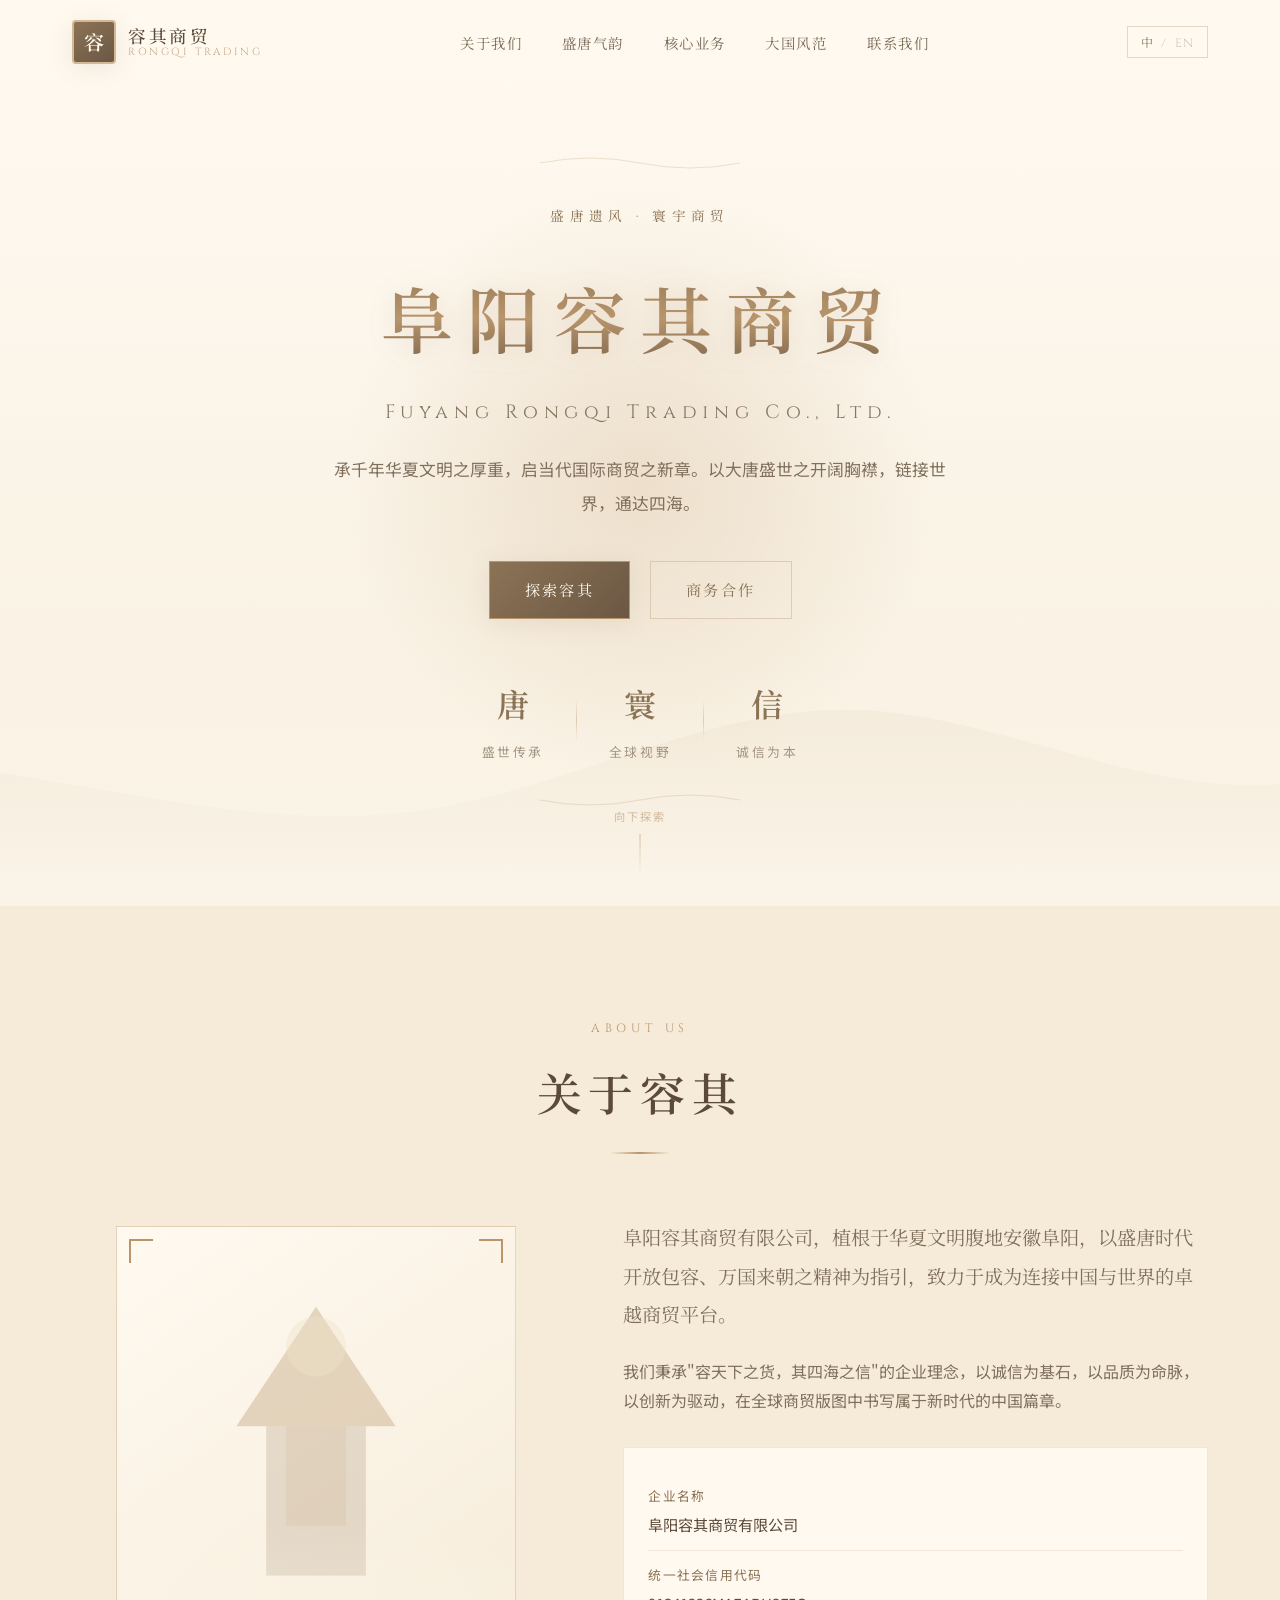
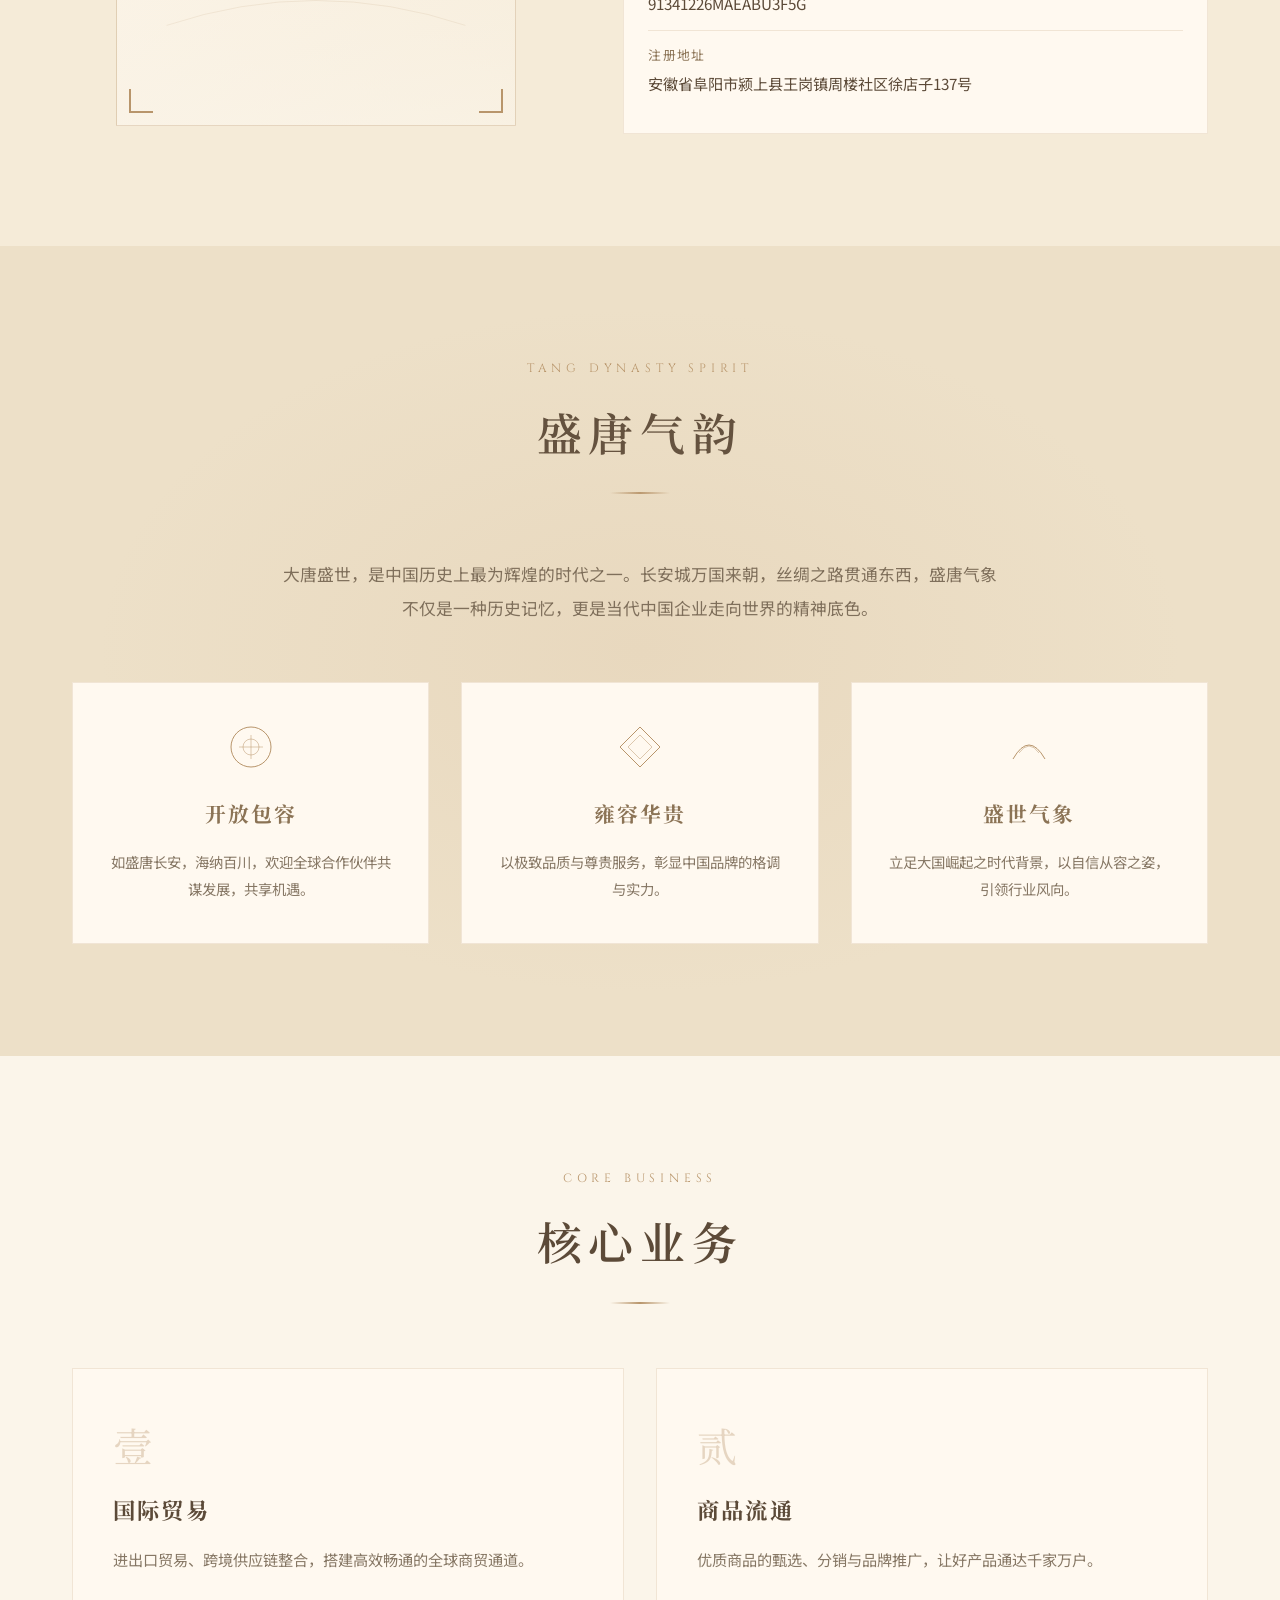
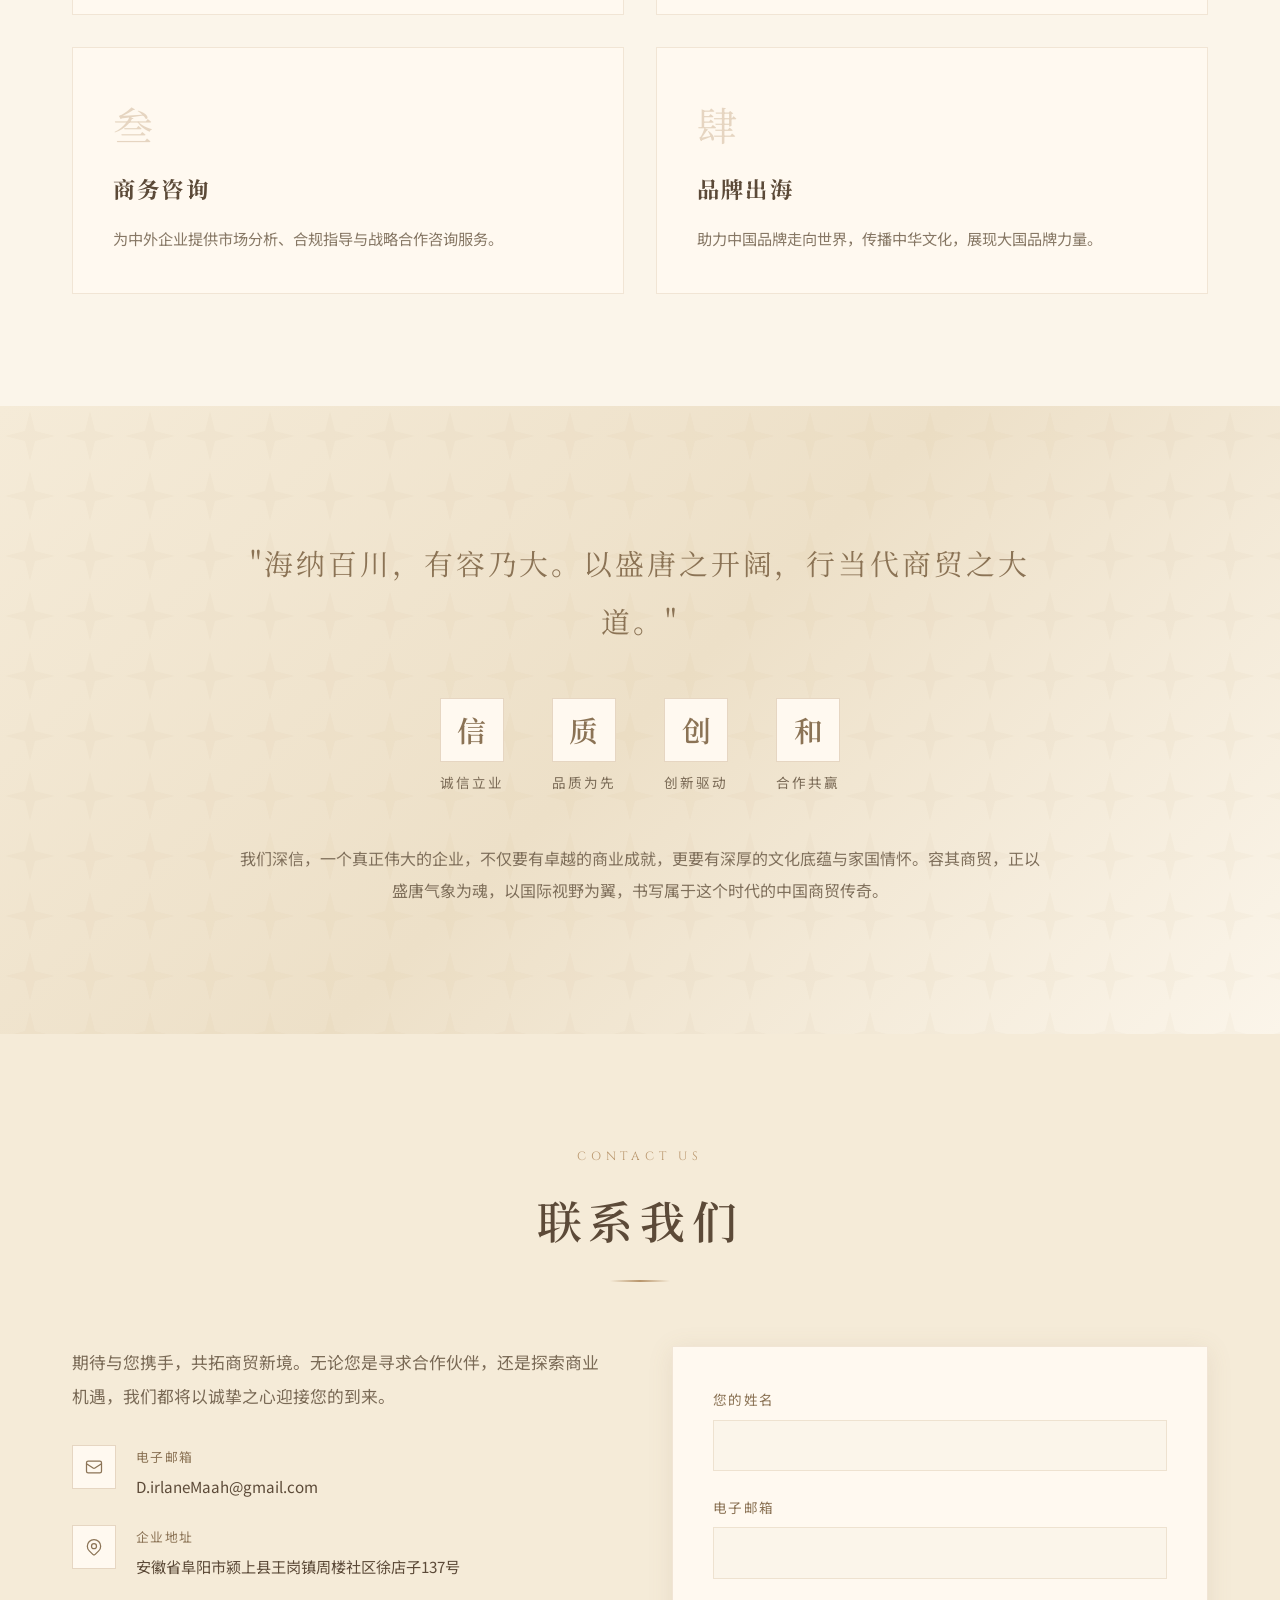
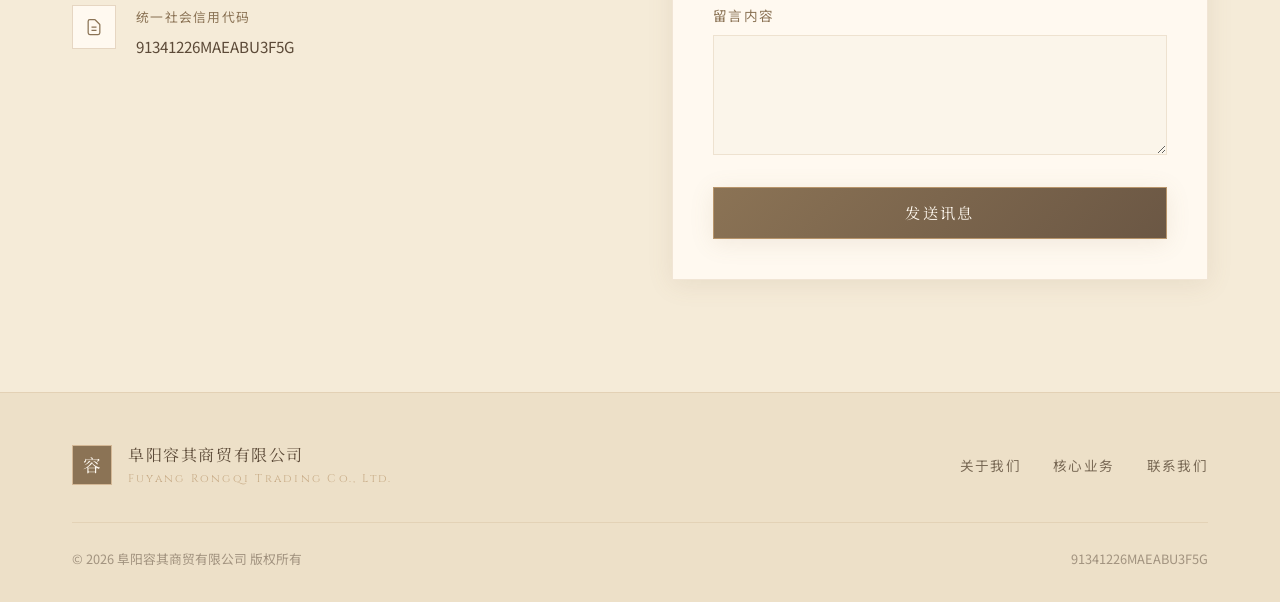
<file: index.html>
<!DOCTYPE html>
<html lang="zh-CN">
<head>
  <meta charset="UTF-8">
  <meta name="viewport" content="width=device-width, initial-scale=1.0">
  <meta name="description" content="阜阳容其商贸有限公司 — 传承盛唐气象，融通全球商贸。Fuyang Rongqi Trading Co., Ltd.">
  <title>阜阳容其商贸有限公司 | Fuyang Rongqi Trading</title>
  <link rel="preconnect" href="https://fonts.googleapis.com">
  <link rel="preconnect" href="https://fonts.gstatic.com" crossorigin>
  <link href="https://fonts.googleapis.com/css2?family=Cinzel:wght@400;500;600;700&family=Noto+Serif+SC:wght@300;400;500;600;700&family=Noto+Sans+SC:wght@300;400;500&display=swap" rel="stylesheet">
  <link rel="stylesheet" href="styles.css">
</head>
<body>
  <div class="cloud-pattern" aria-hidden="true"></div>
  <div class="gold-dust" aria-hidden="true"></div>

  <header class="header" id="header">
    <nav class="nav container">
      <a href="#hero" class="logo">
        <span class="logo-seal">容</span>
        <span class="logo-text">
          <span data-i18n="logo.name">容其商贸</span>
          <span class="logo-sub" data-i18n="logo.sub">RONGQI TRADING</span>
        </span>
      </a>
      <ul class="nav-links">
        <li><a href="#about" data-i18n="nav.about">关于我们</a></li>
        <li><a href="#heritage" data-i18n="nav.heritage">盛唐气韵</a></li>
        <li><a href="#services" data-i18n="nav.services">核心业务</a></li>
        <li><a href="#vision" data-i18n="nav.vision">大国风范</a></li>
        <li><a href="#contact" data-i18n="nav.contact">联系我们</a></li>
      </ul>
      <div class="nav-actions">
        <button class="lang-toggle" id="langToggle" aria-label="Switch language">
          <span class="lang-zh">中</span>
          <span class="lang-divider">/</span>
          <span class="lang-en">EN</span>
        </button>
        <button class="menu-toggle" id="menuToggle" aria-label="Menu">
          <span></span><span></span><span></span>
        </button>
      </div>
    </nav>
  </header>

  <main>
    <!-- Hero -->
    <section class="hero" id="hero">
      <div class="hero-bg">
        <div class="hero-mountain"></div>
        <div class="hero-glow"></div>
      </div>
      <div class="hero-content container">
        <div class="hero-ornament top" aria-hidden="true">
          <svg viewBox="0 0 200 20" fill="none"><path d="M0 10 Q50 0 100 10 T200 10" stroke="currentColor" stroke-width="0.5"/></svg>
        </div>
        <p class="hero-tag" data-i18n="hero.tag">盛唐遗风 · 寰宇商贸</p>
        <h1 class="hero-title">
          <span data-i18n="hero.title1">阜阳容其商贸</span>
          <span class="hero-title-en" data-i18n="hero.title2">Fuyang Rongqi Trading Co., Ltd.</span>
        </h1>
        <p class="hero-desc" data-i18n="hero.desc">
          承千年华夏文明之厚重，启当代国际商贸之新章。以大唐盛世之开阔胸襟，链接世界，通达四海。
        </p>
        <div class="hero-cta">
          <a href="#about" class="btn btn-primary" data-i18n="hero.cta1">探索容其</a>
          <a href="#contact" class="btn btn-outline" data-i18n="hero.cta2">商务合作</a>
        </div>
        <div class="hero-stats">
          <div class="stat">
            <span class="stat-num">唐</span>
            <span class="stat-label" data-i18n="hero.stat1">盛世传承</span>
          </div>
          <div class="stat-divider"></div>
          <div class="stat">
            <span class="stat-num">寰</span>
            <span class="stat-label" data-i18n="hero.stat2">全球视野</span>
          </div>
          <div class="stat-divider"></div>
          <div class="stat">
            <span class="stat-num">信</span>
            <span class="stat-label" data-i18n="hero.stat3">诚信为本</span>
          </div>
        </div>
        <div class="hero-ornament bottom" aria-hidden="true">
          <svg viewBox="0 0 200 20" fill="none"><path d="M0 10 Q50 20 100 10 T200 10" stroke="currentColor" stroke-width="0.5"/></svg>
        </div>
      </div>
      <div class="scroll-indicator" aria-hidden="true">
        <span data-i18n="hero.scroll">向下探索</span>
        <div class="scroll-line"></div>
      </div>
    </section>

    <!-- About -->
    <section class="section about" id="about">
      <div class="container">
        <div class="section-header">
          <span class="section-tag" data-i18n="about.tag">ABOUT US</span>
          <h2 class="section-title" data-i18n="about.title">关于容其</h2>
          <div class="title-ornament" aria-hidden="true"></div>
        </div>
        <div class="about-grid">
          <div class="about-visual">
            <div class="about-frame">
              <div class="frame-inner">
                <div class="tang-palace" aria-hidden="true"></div>
                <div class="frame-corner tl"></div>
                <div class="frame-corner tr"></div>
                <div class="frame-corner bl"></div>
                <div class="frame-corner br"></div>
              </div>
            </div>
          </div>
          <div class="about-content">
            <p class="about-lead" data-i18n="about.lead">
              阜阳容其商贸有限公司，植根于华夏文明腹地安徽阜阳，以盛唐时代开放包容、万国来朝之精神为指引，致力于成为连接中国与世界的卓越商贸平台。
            </p>
            <p data-i18n="about.p1">
              我们秉承"容天下之货，其四海之信"的企业理念，以诚信为基石，以品质为命脉，以创新为驱动，在全球商贸版图中书写属于新时代的中国篇章。
            </p>
            <div class="company-info">
              <div class="info-item">
                <span class="info-label" data-i18n="about.info1.label">企业名称</span>
                <span class="info-value" data-i18n="about.info1.value">阜阳容其商贸有限公司</span>
              </div>
              <div class="info-item">
                <span class="info-label" data-i18n="about.info2.label">统一社会信用代码</span>
                <span class="info-value">91341226MAEABU3F5G</span>
              </div>
              <div class="info-item">
                <span class="info-label" data-i18n="about.info3.label">注册地址</span>
                <span class="info-value" data-i18n="about.info3.value">安徽省阜阳市颍上县王岗镇周楼社区徐店子137号</span>
              </div>
            </div>
          </div>
        </div>
      </div>
    </section>

    <!-- Heritage -->
    <section class="section heritage" id="heritage">
      <div class="heritage-bg" aria-hidden="true"></div>
      <div class="container">
        <div class="section-header light">
          <span class="section-tag" data-i18n="heritage.tag">TANG DYNASTY SPIRIT</span>
          <h2 class="section-title" data-i18n="heritage.title">盛唐气韵</h2>
          <div class="title-ornament light" aria-hidden="true"></div>
        </div>
        <p class="heritage-intro" data-i18n="heritage.intro">
          大唐盛世，是中国历史上最为辉煌的时代之一。长安城万国来朝，丝绸之路贯通东西，盛唐气象不仅是一种历史记忆，更是当代中国企业走向世界的精神底色。
        </p>
        <div class="heritage-cards">
          <article class="heritage-card reveal">
            <div class="card-icon">
              <svg viewBox="0 0 48 48" fill="none"><circle cx="24" cy="24" r="20" stroke="currentColor" stroke-width="1"/><path d="M12 24h24M24 12v24" stroke="currentColor" stroke-width="0.5"/><circle cx="24" cy="24" r="8" stroke="currentColor" stroke-width="0.5"/></svg>
            </div>
            <h3 data-i18n="heritage.card1.title">开放包容</h3>
            <p data-i18n="heritage.card1.desc">如盛唐长安，海纳百川，欢迎全球合作伙伴共谋发展，共享机遇。</p>
          </article>
          <article class="heritage-card reveal">
            <div class="card-icon">
              <svg viewBox="0 0 48 48" fill="none"><path d="M24 4 L44 24 L24 44 L4 24 Z" stroke="currentColor" stroke-width="1"/><path d="M24 12 L36 24 L24 36 L12 24 Z" stroke="currentColor" stroke-width="0.5"/></svg>
            </div>
            <h3 data-i18n="heritage.card2.title">雍容华贵</h3>
            <p data-i18n="heritage.card2.desc">以极致品质与尊贵服务，彰显中国品牌的格调与实力。</p>
          </article>
          <article class="heritage-card reveal">
            <div class="card-icon">
              <svg viewBox="0 0 48 48" fill="none"><path d="M8 36 Q24 8 40 36" stroke="currentColor" stroke-width="1" fill="none"/><path d="M14 30 Q24 16 34 30" stroke="currentColor" stroke-width="0.5" fill="none"/></svg>
            </div>
            <h3 data-i18n="heritage.card3.title">盛世气象</h3>
            <p data-i18n="heritage.card3.desc">立足大国崛起之时代背景，以自信从容之姿，引领行业风向。</p>
          </article>
        </div>
      </div>
    </section>

    <!-- Services -->
    <section class="section services" id="services">
      <div class="container">
        <div class="section-header">
          <span class="section-tag" data-i18n="services.tag">CORE BUSINESS</span>
          <h2 class="section-title" data-i18n="services.title">核心业务</h2>
          <div class="title-ornament" aria-hidden="true"></div>
        </div>
        <div class="services-grid">
          <article class="service-card reveal">
            <span class="service-num">壹</span>
            <h3 data-i18n="services.s1.title">国际贸易</h3>
            <p data-i18n="services.s1.desc">进出口贸易、跨境供应链整合，搭建高效畅通的全球商贸通道。</p>
          </article>
          <article class="service-card reveal">
            <span class="service-num">贰</span>
            <h3 data-i18n="services.s2.title">商品流通</h3>
            <p data-i18n="services.s2.desc">优质商品的甄选、分销与品牌推广，让好产品通达千家万户。</p>
          </article>
          <article class="service-card reveal">
            <span class="service-num">叁</span>
            <h3 data-i18n="services.s3.title">商务咨询</h3>
            <p data-i18n="services.s3.desc">为中外企业提供市场分析、合规指导与战略合作咨询服务。</p>
          </article>
          <article class="service-card reveal">
            <span class="service-num">肆</span>
            <h3 data-i18n="services.s4.title">品牌出海</h3>
            <p data-i18n="services.s4.desc">助力中国品牌走向世界，传播中华文化，展现大国品牌力量。</p>
          </article>
        </div>
      </div>
    </section>

    <!-- Vision -->
    <section class="section vision" id="vision">
      <div class="vision-bg" aria-hidden="true"></div>
      <div class="container">
        <div class="vision-content reveal">
          <blockquote class="vision-quote">
            <p data-i18n="vision.quote">"海纳百川，有容乃大。以盛唐之开阔，行当代商贸之大道。"</p>
          </blockquote>
          <div class="vision-pillars">
            <div class="pillar">
              <span class="pillar-char">信</span>
              <span class="pillar-text" data-i18n="vision.p1">诚信立业</span>
            </div>
            <div class="pillar">
              <span class="pillar-char">质</span>
              <span class="pillar-text" data-i18n="vision.p2">品质为先</span>
            </div>
            <div class="pillar">
              <span class="pillar-char">创</span>
              <span class="pillar-text" data-i18n="vision.p3">创新驱动</span>
            </div>
            <div class="pillar">
              <span class="pillar-char">和</span>
              <span class="pillar-text" data-i18n="vision.p4">合作共赢</span>
            </div>
          </div>
          <p class="vision-desc" data-i18n="vision.desc">
            我们深信，一个真正伟大的企业，不仅要有卓越的商业成就，更要有深厚的文化底蕴与家国情怀。容其商贸，正以盛唐气象为魂，以国际视野为翼，书写属于这个时代的中国商贸传奇。
          </p>
        </div>
      </div>
    </section>

    <!-- Contact -->
    <section class="section contact" id="contact">
      <div class="container">
        <div class="section-header">
          <span class="section-tag" data-i18n="contact.tag">CONTACT US</span>
          <h2 class="section-title" data-i18n="contact.title">联系我们</h2>
          <div class="title-ornament" aria-hidden="true"></div>
        </div>
        <div class="contact-grid">
          <div class="contact-info reveal">
            <p class="contact-intro" data-i18n="contact.intro">
              期待与您携手，共拓商贸新境。无论您是寻求合作伙伴，还是探索商业机遇，我们都将以诚挚之心迎接您的到来。
            </p>
            <div class="contact-items">
              <div class="contact-item">
                <div class="contact-icon">
                  <svg viewBox="0 0 24 24" fill="none" stroke="currentColor" stroke-width="1.5"><path d="M3 8l7.89 5.26a2 2 0 002.22 0L21 8M5 19h14a2 2 0 002-2V7a2 2 0 00-2-2H5a2 2 0 00-2 2v10a2 2 0 002 2z"/></svg>
                </div>
                <div>
                  <span class="contact-label" data-i18n="contact.email.label">电子邮箱</span>
                  <a href="mailto:D.irlaneMaah@gmail.com" class="contact-value">D.irlaneMaah@gmail.com</a>
                </div>
              </div>
              <div class="contact-item">
                <div class="contact-icon">
                  <svg viewBox="0 0 24 24" fill="none" stroke="currentColor" stroke-width="1.5"><path d="M17.657 16.657L13.414 20.9a2 2 0 01-2.828 0l-4.243-4.243a8 8 0 1111.314 0z"/><path d="M15 11a3 3 0 11-6 0 3 3 0 016 0z"/></svg>
                </div>
                <div>
                  <span class="contact-label" data-i18n="contact.address.label">企业地址</span>
                  <span class="contact-value" data-i18n="contact.address.value">安徽省阜阳市颍上县王岗镇周楼社区徐店子137号</span>
                </div>
              </div>
              <div class="contact-item">
                <div class="contact-icon">
                  <svg viewBox="0 0 24 24" fill="none" stroke="currentColor" stroke-width="1.5"><path d="M9 12h6m-6 4h6m2 5H7a2 2 0 01-2-2V5a2 2 0 012-2h5.586a1 1 0 01.707.293l5.414 5.414a1 1 0 01.293.707V19a2 2 0 01-2 2z"/></svg>
                </div>
                <div>
                  <span class="contact-label" data-i18n="contact.credit.label">统一社会信用代码</span>
                  <span class="contact-value">91341226MAEABU3F5G</span>
                </div>
              </div>
            </div>
          </div>
          <form class="contact-form reveal" id="contactForm">
            <div class="form-group">
              <label for="name" data-i18n="contact.form.name">您的姓名</label>
              <input type="text" id="name" name="name" required>
            </div>
            <div class="form-group">
              <label for="email" data-i18n="contact.form.email">电子邮箱</label>
              <input type="email" id="email" name="email" required>
            </div>
            <div class="form-group">
              <label for="message" data-i18n="contact.form.message">留言内容</label>
              <textarea id="message" name="message" rows="4" required></textarea>
            </div>
            <button type="submit" class="btn btn-primary btn-full" data-i18n="contact.form.submit">发送讯息</button>
          </form>
        </div>
      </div>
    </section>
  </main>

  <footer class="footer">
    <div class="container">
      <div class="footer-top">
        <div class="footer-brand">
          <span class="footer-seal">容</span>
          <div>
            <p class="footer-name" data-i18n="footer.name">阜阳容其商贸有限公司</p>
            <p class="footer-en">Fuyang Rongqi Trading Co., Ltd.</p>
          </div>
        </div>
        <div class="footer-links">
          <a href="#about" data-i18n="nav.about">关于我们</a>
          <a href="#services" data-i18n="nav.services">核心业务</a>
          <a href="#contact" data-i18n="nav.contact">联系我们</a>
        </div>
      </div>
      <div class="footer-bottom">
        <p data-i18n="footer.copyright">© 2026 阜阳容其商贸有限公司 版权所有</p>
        <p class="footer-credit">91341226MAEABU3F5G</p>
      </div>
    </div>
  </footer>

  <script src="script.js"></script>
</body>
</html>
</file>
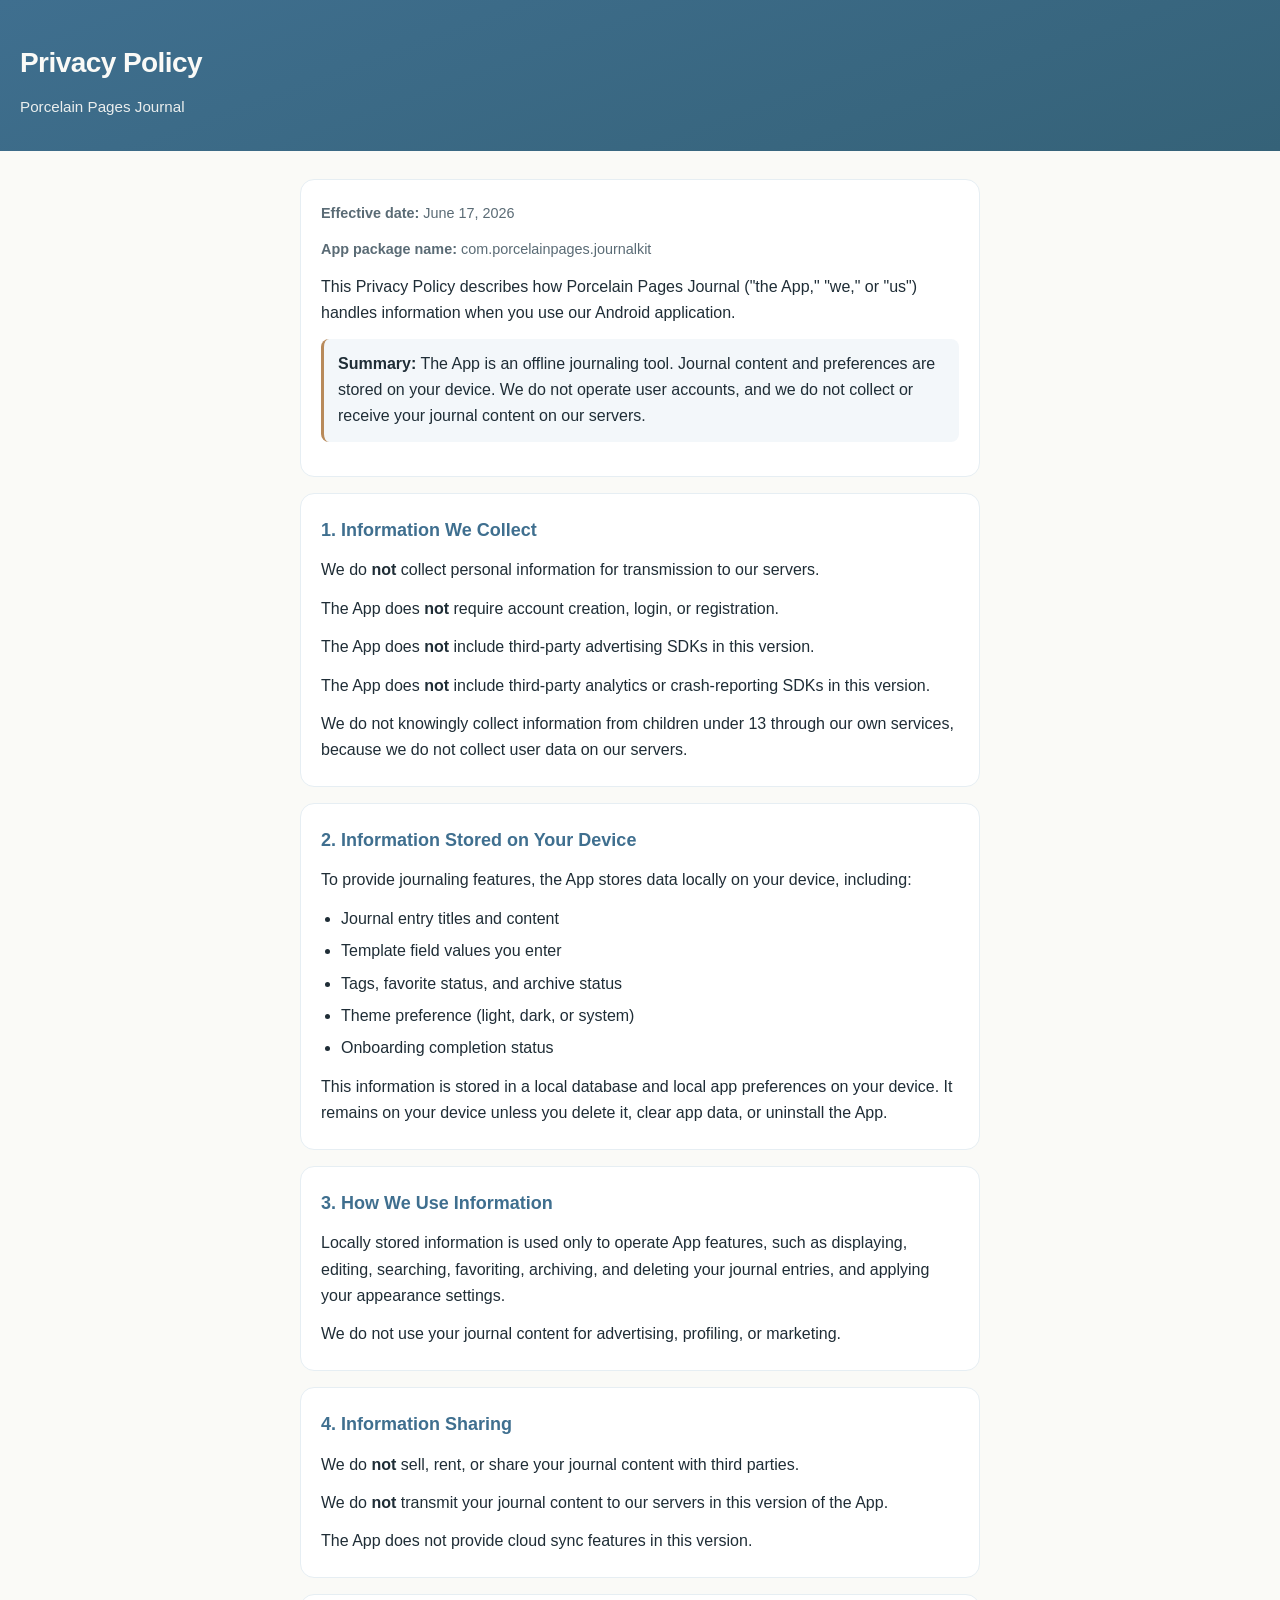
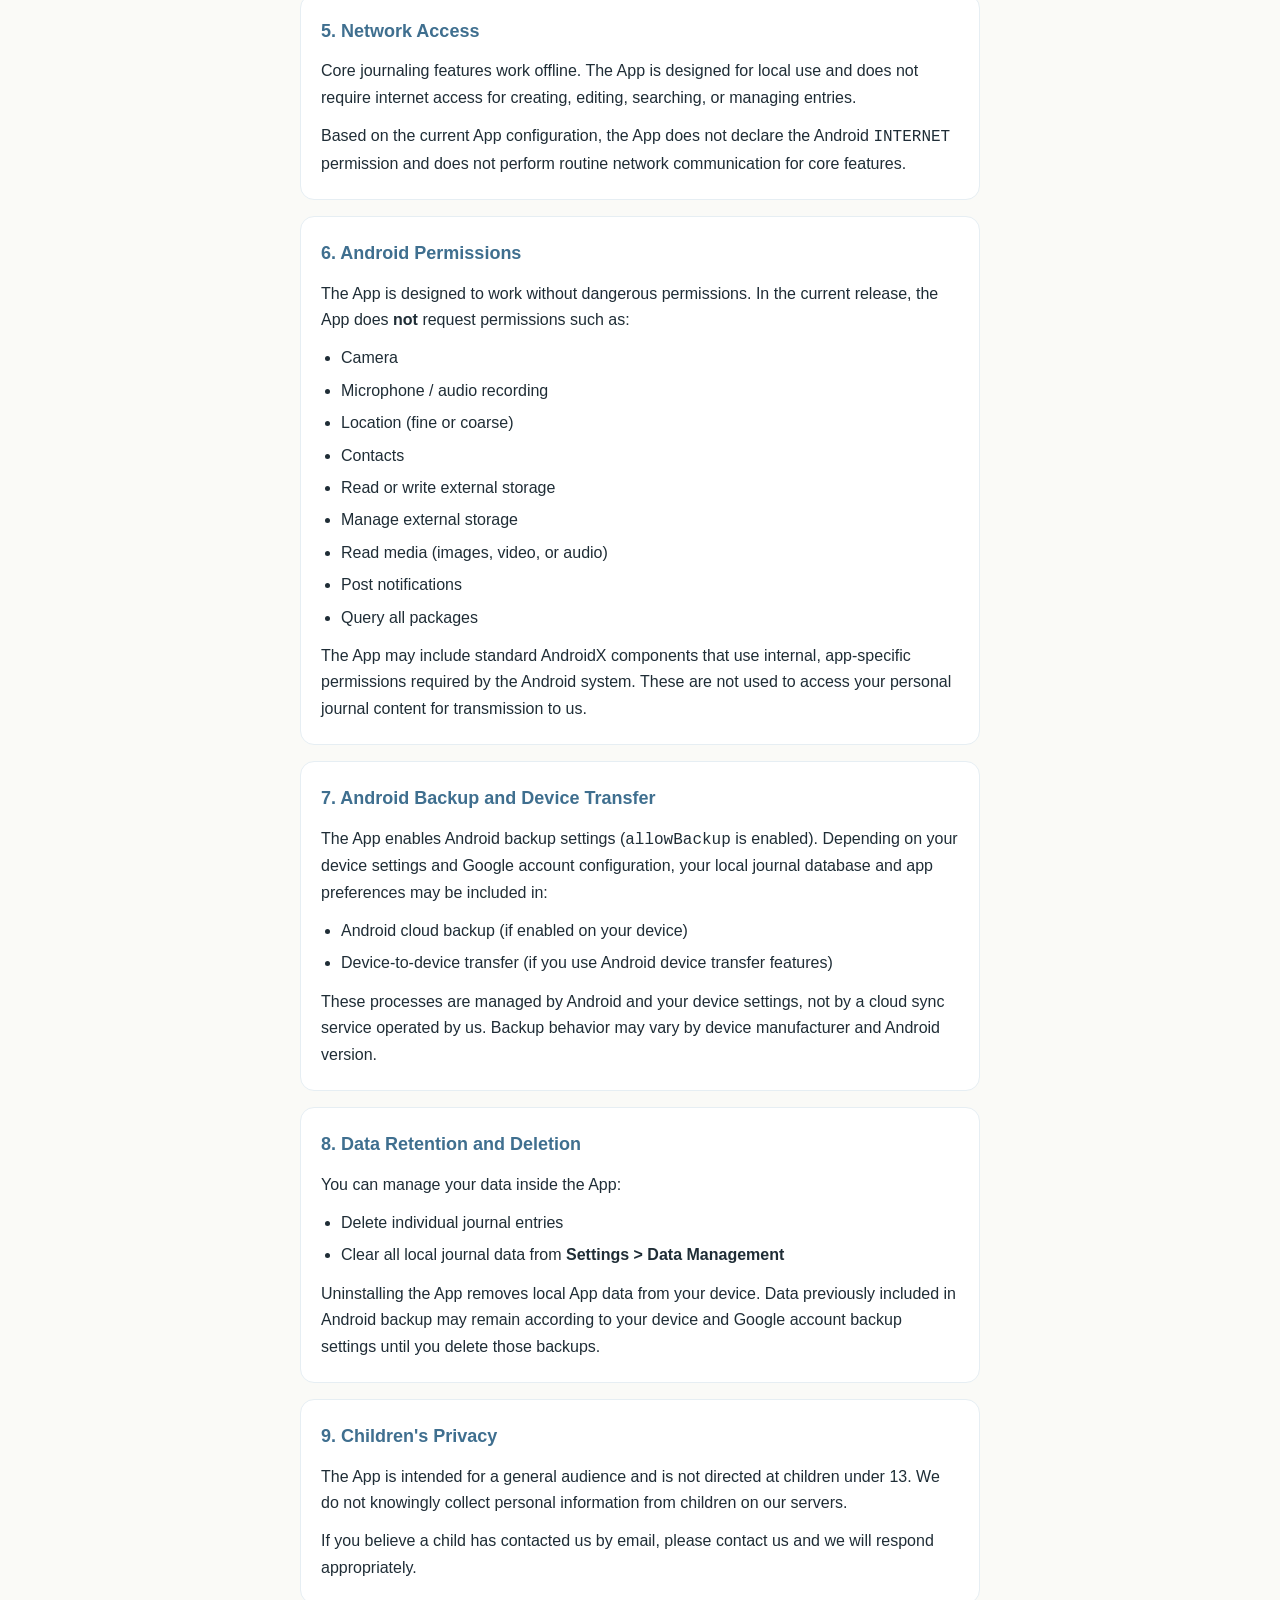
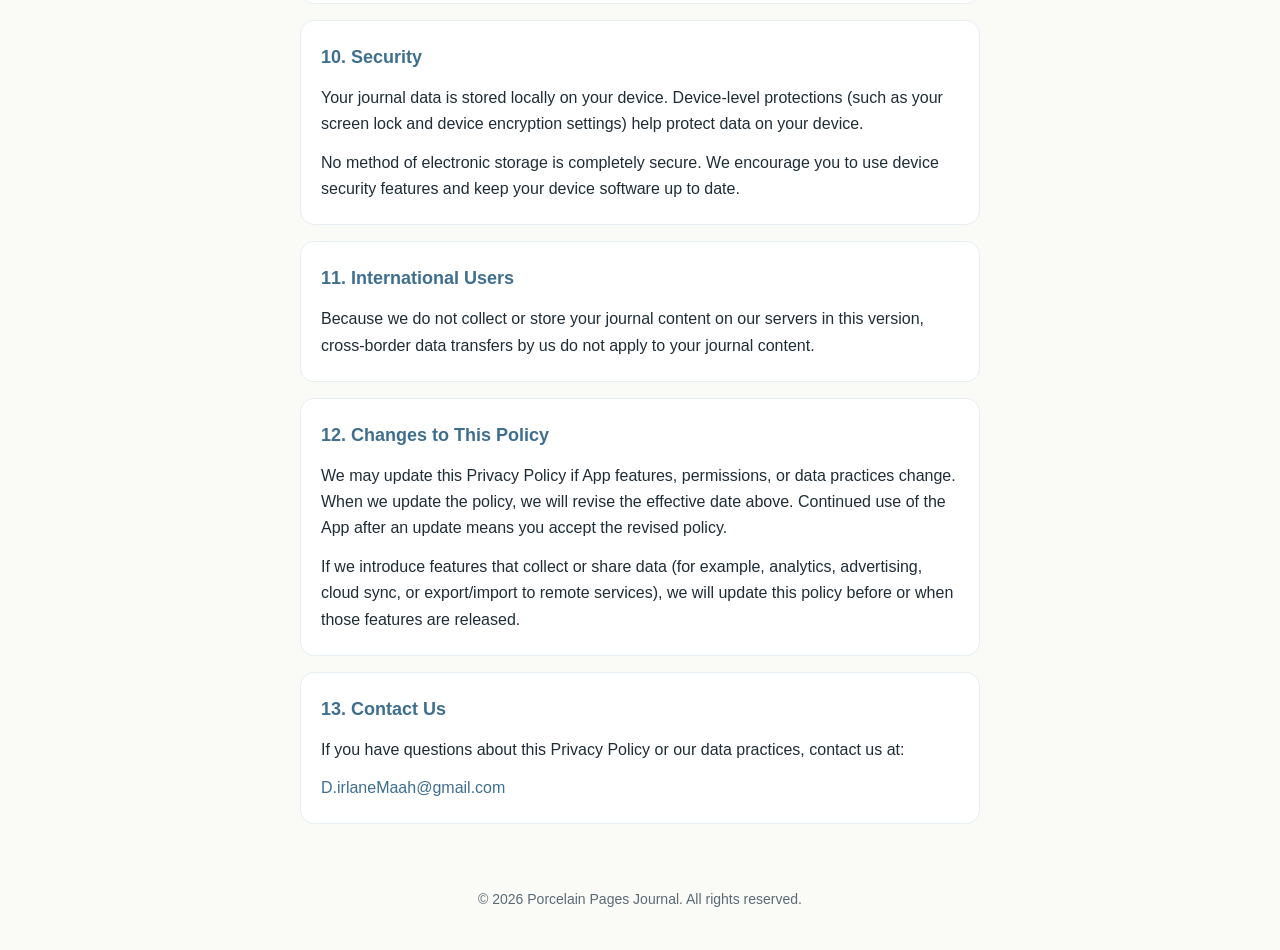
<file: privacy_policy.html>
<!DOCTYPE html>
<html lang="en">
<head>
  <meta charset="utf-8">
  <meta name="viewport" content="width=device-width, initial-scale=1">
  <meta name="description" content="Privacy Policy for Porcelain Pages Journal — offline journaling app for Android.">
  <title>Privacy Policy — Porcelain Pages Journal</title>
  <style>
    :root {
      --bg: #fafaf7;
      --surface: #ffffff;
      --text: #1f2d36;
      --muted: #5a6b75;
      --primary: #3f6f8f;
      --accent: #b88a5a;
      --border: #e6eef3;
    }

    * {
      box-sizing: border-box;
    }

    body {
      margin: 0;
      font-family: -apple-system, BlinkMacSystemFont, "Segoe UI", Roboto, Helvetica, Arial, sans-serif;
      font-size: 16px;
      line-height: 1.65;
      color: var(--text);
      background: var(--bg);
    }

    header {
      background: linear-gradient(160deg, #3f6f8f 0%, #356278 100%);
      color: #fafaf7;
      padding: 40px 20px 32px;
    }

    header h1 {
      margin: 0 0 8px;
      font-size: 1.75rem;
      font-weight: 700;
      letter-spacing: -0.02em;
    }

    header p {
      margin: 0;
      opacity: 0.92;
      font-size: 0.95rem;
    }

    main {
      max-width: 720px;
      margin: 0 auto;
      padding: 28px 20px 48px;
    }

    section {
      background: var(--surface);
      border: 1px solid var(--border);
      border-radius: 14px;
      padding: 22px 20px;
      margin-bottom: 16px;
    }

    h2 {
      margin: 0 0 12px;
      font-size: 1.125rem;
      color: var(--primary);
      font-weight: 600;
    }

    p {
      margin: 0 0 12px;
    }

    p:last-child {
      margin-bottom: 0;
    }

    ul {
      margin: 0 0 12px;
      padding-left: 1.25rem;
    }

    li {
      margin-bottom: 6px;
    }

    a {
      color: var(--primary);
      text-decoration: none;
    }

    a:hover {
      text-decoration: underline;
    }

    .meta {
      font-size: 0.9rem;
      color: var(--muted);
    }

    .highlight {
      background: #f3f7fa;
      border-left: 3px solid var(--accent);
      padding: 12px 14px;
      border-radius: 8px;
      margin-bottom: 12px;
    }

    footer {
      max-width: 720px;
      margin: 0 auto;
      padding: 0 20px 40px;
      font-size: 0.875rem;
      color: var(--muted);
      text-align: center;
    }
  </style>
</head>
<body>
  <header>
    <h1>Privacy Policy</h1>
    <p>Porcelain Pages Journal</p>
  </header>

  <main>
    <section>
      <p class="meta"><strong>Effective date:</strong> June 17, 2026</p>
      <p class="meta"><strong>App package name:</strong> com.porcelainpages.journalkit</p>
      <p>
        This Privacy Policy describes how Porcelain Pages Journal (&quot;the App,&quot; &quot;we,&quot; or &quot;us&quot;)
        handles information when you use our Android application.
      </p>
      <div class="highlight">
        <p>
          <strong>Summary:</strong> The App is an offline journaling tool. Journal content and preferences are stored
          on your device. We do not operate user accounts, and we do not collect or receive your journal content on our
          servers.
        </p>
      </div>
    </section>

    <section>
      <h2>1. Information We Collect</h2>
      <p>
        We do <strong>not</strong> collect personal information for transmission to our servers.
      </p>
      <p>
        The App does <strong>not</strong> require account creation, login, or registration.
      </p>
      <p>
        The App does <strong>not</strong> include third-party advertising SDKs in this version.
      </p>
      <p>
        The App does <strong>not</strong> include third-party analytics or crash-reporting SDKs in this version.
      </p>
      <p>
        We do not knowingly collect information from children under 13 through our own services, because we do not
        collect user data on our servers.
      </p>
    </section>

    <section>
      <h2>2. Information Stored on Your Device</h2>
      <p>
        To provide journaling features, the App stores data locally on your device, including:
      </p>
      <ul>
        <li>Journal entry titles and content</li>
        <li>Template field values you enter</li>
        <li>Tags, favorite status, and archive status</li>
        <li>Theme preference (light, dark, or system)</li>
        <li>Onboarding completion status</li>
      </ul>
      <p>
        This information is stored in a local database and local app preferences on your device. It remains on your
        device unless you delete it, clear app data, or uninstall the App.
      </p>
    </section>

    <section>
      <h2>3. How We Use Information</h2>
      <p>
        Locally stored information is used only to operate App features, such as displaying, editing, searching,
        favoriting, archiving, and deleting your journal entries, and applying your appearance settings.
      </p>
      <p>
        We do not use your journal content for advertising, profiling, or marketing.
      </p>
    </section>

    <section>
      <h2>4. Information Sharing</h2>
      <p>
        We do <strong>not</strong> sell, rent, or share your journal content with third parties.
      </p>
      <p>
        We do <strong>not</strong> transmit your journal content to our servers in this version of the App.
      </p>
      <p>
        The App does not provide cloud sync features in this version.
      </p>
    </section>

    <section>
      <h2>5. Network Access</h2>
      <p>
        Core journaling features work offline. The App is designed for local use and does not require internet access
        for creating, editing, searching, or managing entries.
      </p>
      <p>
        Based on the current App configuration, the App does not declare the Android <code>INTERNET</code> permission
        and does not perform routine network communication for core features.
      </p>
    </section>

    <section>
      <h2>6. Android Permissions</h2>
      <p>
        The App is designed to work without dangerous permissions. In the current release, the App does
        <strong>not</strong> request permissions such as:
      </p>
      <ul>
        <li>Camera</li>
        <li>Microphone / audio recording</li>
        <li>Location (fine or coarse)</li>
        <li>Contacts</li>
        <li>Read or write external storage</li>
        <li>Manage external storage</li>
        <li>Read media (images, video, or audio)</li>
        <li>Post notifications</li>
        <li>Query all packages</li>
      </ul>
      <p>
        The App may include standard AndroidX components that use internal, app-specific permissions required by the
        Android system. These are not used to access your personal journal content for transmission to us.
      </p>
    </section>

    <section>
      <h2>7. Android Backup and Device Transfer</h2>
      <p>
        The App enables Android backup settings (<code>allowBackup</code> is enabled). Depending on your device settings
        and Google account configuration, your local journal database and app preferences may be included in:
      </p>
      <ul>
        <li>Android cloud backup (if enabled on your device)</li>
        <li>Device-to-device transfer (if you use Android device transfer features)</li>
      </ul>
      <p>
        These processes are managed by Android and your device settings, not by a cloud sync service operated by us.
        Backup behavior may vary by device manufacturer and Android version.
      </p>
    </section>

    <section>
      <h2>8. Data Retention and Deletion</h2>
      <p>You can manage your data inside the App:</p>
      <ul>
        <li>Delete individual journal entries</li>
        <li>Clear all local journal data from <strong>Settings &gt; Data Management</strong></li>
      </ul>
      <p>
        Uninstalling the App removes local App data from your device. Data previously included in Android backup may
        remain according to your device and Google account backup settings until you delete those backups.
      </p>
    </section>

    <section>
      <h2>9. Children&apos;s Privacy</h2>
      <p>
        The App is intended for a general audience and is not directed at children under 13. We do not knowingly collect
        personal information from children on our servers.
      </p>
      <p>
        If you believe a child has contacted us by email, please contact us and we will respond appropriately.
      </p>
    </section>

    <section>
      <h2>10. Security</h2>
      <p>
        Your journal data is stored locally on your device. Device-level protections (such as your screen lock and
        device encryption settings) help protect data on your device.
      </p>
      <p>
        No method of electronic storage is completely secure. We encourage you to use device security features and keep
        your device software up to date.
      </p>
    </section>

    <section>
      <h2>11. International Users</h2>
      <p>
        Because we do not collect or store your journal content on our servers in this version, cross-border data
        transfers by us do not apply to your journal content.
      </p>
    </section>

    <section>
      <h2>12. Changes to This Policy</h2>
      <p>
        We may update this Privacy Policy if App features, permissions, or data practices change. When we update the
        policy, we will revise the effective date above. Continued use of the App after an update means you accept the
        revised policy.
      </p>
      <p>
        If we introduce features that collect or share data (for example, analytics, advertising, cloud sync, or
        export/import to remote services), we will update this policy before or when those features are released.
      </p>
    </section>

    <section>
      <h2>13. Contact Us</h2>
      <p>
        If you have questions about this Privacy Policy or our data practices, contact us at:
      </p>
      <p>
        <a href="mailto:D.irlaneMaah@gmail.com">D.irlaneMaah@gmail.com</a>
      </p>
    </section>
  </main>

  <footer>
    <p>&copy; 2026 Porcelain Pages Journal. All rights reserved.</p>
  </footer>
</body>
</html>
</file>
<file: styles.css>
/* ============================================
   阜阳容其商贸 — 浅黄杏色古典风格
   ============================================ */

:root {
  --bg: #FBF5EA;
  --bg-warm: #F5EBD8;
  --bg-deep: #EDE0C8;
  --bg-card: #FFF9F0;
  --text: #5C4A38;
  --text-soft: #7A6A56;
  --text-muted: #9A8B78;
  --accent: #B8956B;
  --accent-light: #D4B896;
  --accent-dark: #8B7355;
  --accent-deep: #6B5744;
  --gold: var(--accent);
  --gold-light: var(--accent-light);
  --gold-dark: var(--accent-dark);
  --ivory: var(--text);
  --ivory-warm: var(--text-soft);
  --ink: var(--bg);
  --ink-soft: var(--bg-warm);
  --crimson: var(--accent-dark);
  --crimson-deep: var(--bg-deep);
  --font-serif-zh: 'Noto Serif SC', 'Songti SC', serif;
  --font-sans-zh: 'Noto Sans SC', sans-serif;
  --font-display: 'Cinzel', 'Noto Serif SC', serif;
  --transition: 0.4s cubic-bezier(0.25, 0.46, 0.45, 0.94);
  --shadow-gold: 0 4px 24px rgba(139, 115, 85, 0.12);
  --border: rgba(184, 149, 107, 0.35);
  --border-light: rgba(184, 149, 107, 0.2);
}

*, *::before, *::after {
  margin: 0;
  padding: 0;
  box-sizing: border-box;
}

html {
  scroll-behavior: smooth;
  font-size: 16px;
}

body {
  font-family: var(--font-sans-zh);
  background: var(--bg);
  color: var(--text);
  line-height: 1.8;
  overflow-x: hidden;
  -webkit-font-smoothing: antialiased;
}

.container {
  max-width: 1200px;
  margin: 0 auto;
  padding: 0 2rem;
}

/* Background Patterns */
.cloud-pattern {
  position: fixed;
  inset: 0;
  pointer-events: none;
  z-index: 0;
  opacity: 0.12;
  background-image: url("data:image/svg+xml,%3Csvg width='120' height='60' xmlns='http://www.w3.org/2000/svg'%3E%3Cpath d='M20 30 Q30 20 40 30 T60 30 Q70 20 80 30 T100 30' stroke='%23B8956B' fill='none' stroke-width='0.5'/%3E%3C/svg%3E");
  background-size: 120px 60px;
}

.gold-dust {
  position: fixed;
  inset: 0;
  pointer-events: none;
  z-index: 0;
  background: radial-gradient(ellipse at 20% 15%, rgba(212, 184, 150, 0.25) 0%, transparent 55%),
              radial-gradient(ellipse at 85% 85%, rgba(237, 224, 200, 0.4) 0%, transparent 50%);
}

/* Header */
.header {
  position: fixed;
  top: 0;
  left: 0;
  right: 0;
  z-index: 1000;
  padding: 1.25rem 0;
  transition: var(--transition);
}

.header.scrolled {
  background: rgba(251, 245, 234, 0.92);
  backdrop-filter: blur(20px);
  border-bottom: 1px solid var(--border-light);
  padding: 0.75rem 0;
  box-shadow: 0 2px 20px rgba(139, 115, 85, 0.06);
}

.nav {
  display: flex;
  align-items: center;
  justify-content: space-between;
}

.logo {
  display: flex;
  align-items: center;
  gap: 0.75rem;
  text-decoration: none;
  color: var(--text);
}

.logo-seal {
  display: flex;
  align-items: center;
  justify-content: center;
  width: 44px;
  height: 44px;
  background: linear-gradient(145deg, var(--accent-dark) 0%, var(--accent-deep) 100%);
  border: 2px solid var(--accent-light);
  border-radius: 4px;
  font-family: var(--font-serif-zh);
  font-size: 1.25rem;
  font-weight: 600;
  color: var(--bg-card);
  box-shadow: var(--shadow-gold);
}

.logo-text {
  display: flex;
  flex-direction: column;
  line-height: 1.2;
}

.logo-text span:first-child {
  font-family: var(--font-serif-zh);
  font-size: 1.1rem;
  font-weight: 500;
  letter-spacing: 0.15em;
}

.logo-sub {
  font-family: var(--font-display);
  font-size: 0.65rem;
  letter-spacing: 0.25em;
  color: var(--gold);
  opacity: 0.8;
}

.nav-links {
  display: flex;
  list-style: none;
  gap: 2.5rem;
}

.nav-links a {
  font-family: var(--font-serif-zh);
  font-size: 0.9rem;
  color: var(--text-soft);
  text-decoration: none;
  letter-spacing: 0.1em;
  position: relative;
  transition: color var(--transition);
}

.nav-links a::after {
  content: '';
  position: absolute;
  bottom: -4px;
  left: 50%;
  width: 0;
  height: 1px;
  background: var(--gold);
  transition: var(--transition);
  transform: translateX(-50%);
}

.nav-links a:hover {
  color: var(--accent-dark);
}

.nav-links a:hover::after {
  width: 100%;
}

.nav-actions {
  display: flex;
  align-items: center;
  gap: 1rem;
}

.lang-toggle {
  background: var(--bg-card);
  border: 1px solid var(--border);
  color: var(--accent-dark);
  padding: 0.4rem 0.8rem;
  font-family: var(--font-display);
  font-size: 0.75rem;
  letter-spacing: 0.1em;
  cursor: pointer;
  transition: var(--transition);
}

.lang-toggle:hover {
  background: var(--bg-warm);
  border-color: var(--accent);
}

.lang-divider {
  opacity: 0.4;
  margin: 0 0.2rem;
}

.menu-toggle {
  display: none;
  flex-direction: column;
  gap: 5px;
  background: none;
  border: none;
  cursor: pointer;
  padding: 4px;
}

.menu-toggle span {
  display: block;
  width: 24px;
  height: 1px;
  background: var(--gold);
  transition: var(--transition);
}

/* Hero */
.hero {
  position: relative;
  min-height: 100vh;
  display: flex;
  align-items: center;
  justify-content: center;
  overflow: hidden;
}

.hero-bg {
  position: absolute;
  inset: 0;
  background: linear-gradient(180deg, var(--bg-card) 0%, var(--bg) 45%, var(--bg-warm) 100%);
}

.hero-mountain {
  position: absolute;
  bottom: 0;
  left: 0;
  right: 0;
  height: 50%;
  background: linear-gradient(to top, rgba(251, 245, 234, 0.95) 0%, transparent 100%),
              url("data:image/svg+xml,%3Csvg viewBox='0 0 1440 320' xmlns='http://www.w3.org/2000/svg'%3E%3Cpath fill='%23D4B896' fill-opacity='0.25' d='M0,192L48,197.3C96,203,192,213,288,229.3C384,245,480,267,576,250.7C672,235,768,181,864,181.3C960,181,1056,235,1152,234.7C1248,235,1344,181,1392,154.7L1440,128L1440,320L1392,320C1344,320,1248,320,1152,320C1056,320,960,320,864,320C768,320,672,320,576,320C480,320,384,320,288,320C192,320,96,320,48,320L0,320Z'/%3E%3C/svg%3E") bottom center / cover no-repeat;
}

.hero-glow {
  position: absolute;
  top: 20%;
  left: 50%;
  transform: translateX(-50%);
  width: 600px;
  height: 600px;
  background: radial-gradient(circle, rgba(212, 184, 150, 0.35) 0%, transparent 70%);
  pointer-events: none;
}

.hero-content {
  position: relative;
  z-index: 2;
  text-align: center;
  padding: 8rem 2rem 4rem;
}

.hero-ornament {
  color: var(--gold);
  opacity: 0.5;
  margin: 1.5rem auto;
  max-width: 200px;
}

.hero-ornament svg {
  width: 100%;
}

.hero-tag {
  font-family: var(--font-display);
  font-size: 0.85rem;
  letter-spacing: 0.4em;
  color: var(--accent-dark);
  text-transform: uppercase;
  margin-bottom: 1.5rem;
}

.hero-title {
  font-family: var(--font-serif-zh);
  font-weight: 600;
  margin-bottom: 1.5rem;
}

.hero-title > span:first-child {
  display: block;
  font-size: clamp(2.5rem, 6vw, 4.5rem);
  letter-spacing: 0.2em;
  background: linear-gradient(180deg, var(--accent-dark) 0%, var(--accent) 50%, var(--accent-deep) 100%);
  -webkit-background-clip: text;
  -webkit-text-fill-color: transparent;
  background-clip: text;
  text-shadow: none;
  filter: drop-shadow(0 2px 12px rgba(139, 115, 85, 0.15));
}

.hero-title-en {
  display: block;
  font-family: var(--font-display);
  font-size: clamp(0.9rem, 2vw, 1.2rem);
  font-weight: 400;
  letter-spacing: 0.3em;
  color: var(--text-soft);
  opacity: 0.9;
  margin-top: 0.75rem;
  -webkit-text-fill-color: var(--text-soft);
}

.hero-desc {
  max-width: 640px;
  margin: 0 auto 2.5rem;
  font-size: 1.05rem;
  color: var(--text-soft);
  opacity: 0.95;
  line-height: 2;
}

.hero-cta {
  display: flex;
  gap: 1.25rem;
  justify-content: center;
  flex-wrap: wrap;
  margin-bottom: 3.5rem;
}

.btn {
  display: inline-flex;
  align-items: center;
  justify-content: center;
  padding: 0.9rem 2.2rem;
  font-family: var(--font-serif-zh);
  font-size: 0.95rem;
  letter-spacing: 0.15em;
  text-decoration: none;
  border: none;
  cursor: pointer;
  transition: var(--transition);
}

.btn-primary {
  background: linear-gradient(135deg, var(--accent-dark) 0%, var(--accent-deep) 100%);
  color: var(--bg-card);
  border: 1px solid var(--accent);
  box-shadow: var(--shadow-gold);
}

.btn-primary:hover {
  transform: translateY(-2px);
  box-shadow: 0 8px 32px rgba(139, 115, 85, 0.22);
}

.btn-outline {
  background: transparent;
  color: var(--accent-dark);
  border: 1px solid var(--border);
}

.btn-outline:hover {
  background: var(--bg-warm);
  border-color: var(--accent);
}

.btn-full {
  width: 100%;
}

.hero-stats {
  display: flex;
  align-items: center;
  justify-content: center;
  gap: 2rem;
  flex-wrap: wrap;
}

.stat {
  text-align: center;
}

.stat-num {
  display: block;
  font-family: var(--font-serif-zh);
  font-size: 2rem;
  font-weight: 600;
  color: var(--accent-dark);
  margin-bottom: 0.25rem;
}

.stat-label {
  font-size: 0.8rem;
  letter-spacing: 0.2em;
  color: var(--text-muted);
  opacity: 0.9;
}

.stat-divider {
  width: 1px;
  height: 40px;
  background: linear-gradient(to bottom, transparent, var(--gold), transparent);
  opacity: 0.4;
}

.scroll-indicator {
  position: absolute;
  bottom: 2rem;
  left: 50%;
  transform: translateX(-50%);
  display: flex;
  flex-direction: column;
  align-items: center;
  gap: 0.5rem;
  color: var(--gold);
  opacity: 0.6;
  font-size: 0.7rem;
  letter-spacing: 0.2em;
  animation: float 3s ease-in-out infinite;
}

.scroll-line {
  width: 1px;
  height: 40px;
  background: linear-gradient(to bottom, var(--gold), transparent);
}

@keyframes float {
  0%, 100% { transform: translateX(-50%) translateY(0); }
  50% { transform: translateX(-50%) translateY(8px); }
}

/* Sections */
.section {
  position: relative;
  padding: 7rem 0;
  z-index: 1;
}

.section-header {
  text-align: center;
  margin-bottom: 4rem;
}

.section-tag {
  display: block;
  font-family: var(--font-display);
  font-size: 0.75rem;
  letter-spacing: 0.4em;
  color: var(--gold);
  margin-bottom: 0.75rem;
}

.section-title {
  font-family: var(--font-serif-zh);
  font-size: clamp(2rem, 4vw, 2.8rem);
  font-weight: 600;
  letter-spacing: 0.15em;
  color: var(--text);
}

.title-ornament {
  width: 60px;
  height: 2px;
  background: linear-gradient(90deg, transparent, var(--gold), transparent);
  margin: 1.25rem auto 0;
}

.title-ornament.light {
  background: linear-gradient(90deg, transparent, var(--accent), transparent);
}

.section-header.light .section-title {
  color: var(--text);
}

/* About */
.about {
  background: var(--bg-warm);
}

.about-grid {
  display: grid;
  grid-template-columns: 1fr 1.2fr;
  gap: 4rem;
  align-items: center;
}

.about-frame {
  position: relative;
  aspect-ratio: 4/5;
  max-width: 400px;
  margin: 0 auto;
}

.frame-inner {
  position: relative;
  width: 100%;
  height: 100%;
  background: linear-gradient(145deg, var(--bg-card) 0%, var(--bg-warm) 100%);
  border: 1px solid var(--border);
  overflow: hidden;
}

.tang-palace {
  position: absolute;
  inset: 0;
  background:
    linear-gradient(to bottom, transparent 60%, rgba(251, 245, 234, 0.6) 100%),
    url("data:image/svg+xml,%3Csvg viewBox='0 0 400 500' xmlns='http://www.w3.org/2000/svg'%3E%3Crect fill='%238B7355' x='150' y='200' width='100' height='150' opacity='0.2'/%3E%3Cpolygon fill='%23B8956B' points='200,80 120,200 280,200' opacity='0.35'/%3E%3Crect fill='%23D4B896' x='170' y='200' width='60' height='100' opacity='0.25'/%3E%3Ccircle fill='%23EDE0C8' cx='200' cy='120' r='30' opacity='0.4'/%3E%3Cpath stroke='%23B8956B' stroke-width='0.5' fill='none' d='M50 400 Q200 350 350 400' opacity='0.4'/%3E%3C/svg%3E") center / cover;
}

.frame-corner {
  position: absolute;
  width: 24px;
  height: 24px;
  border-color: var(--gold);
  border-style: solid;
}

.frame-corner.tl { top: 12px; left: 12px; border-width: 2px 0 0 2px; }
.frame-corner.tr { top: 12px; right: 12px; border-width: 2px 2px 0 0; }
.frame-corner.bl { bottom: 12px; left: 12px; border-width: 0 0 2px 2px; }
.frame-corner.br { bottom: 12px; right: 12px; border-width: 0 2px 2px 0; }

.about-lead {
  font-family: var(--font-serif-zh);
  font-size: 1.2rem;
  color: var(--accent-dark);
  margin-bottom: 1.5rem;
  line-height: 2;
}

.about-content p {
  color: var(--text-soft);
  opacity: 0.95;
  margin-bottom: 1.5rem;
}

.company-info {
  margin-top: 2rem;
  padding: 1.5rem;
  border: 1px solid var(--border-light);
  background: var(--bg-card);
}

.info-item {
  display: flex;
  flex-direction: column;
  gap: 0.25rem;
  padding: 0.75rem 0;
  border-bottom: 1px solid var(--border-light);
}

.info-item:last-child {
  border-bottom: none;
}

.info-label {
  font-size: 0.8rem;
  color: var(--accent-dark);
  letter-spacing: 0.1em;
}

.info-value {
  font-size: 0.95rem;
  color: var(--text);
}

/* Heritage */
.heritage {
  position: relative;
  background: var(--bg-deep);
  overflow: hidden;
}

.heritage-bg {
  position: absolute;
  inset: 0;
  background: radial-gradient(ellipse at center, rgba(212, 184, 150, 0.2) 0%, transparent 60%);
  pointer-events: none;
}

.heritage-intro {
  text-align: center;
  max-width: 720px;
  margin: 0 auto 3.5rem;
  font-size: 1.05rem;
  color: var(--text-soft);
  opacity: 0.95;
  line-height: 2;
}

.heritage-cards {
  display: grid;
  grid-template-columns: repeat(3, 1fr);
  gap: 2rem;
}

.heritage-card {
  padding: 2.5rem 2rem;
  background: var(--bg-card);
  border: 1px solid var(--border-light);
  text-align: center;
  transition: var(--transition);
}

.heritage-card:hover {
  border-color: var(--border);
  transform: translateY(-4px);
  box-shadow: var(--shadow-gold);
}

.card-icon {
  width: 48px;
  height: 48px;
  margin: 0 auto 1.5rem;
  color: var(--gold);
}

.card-icon svg {
  width: 100%;
  height: 100%;
}

.heritage-card h3 {
  font-family: var(--font-serif-zh);
  font-size: 1.3rem;
  color: var(--accent-dark);
  margin-bottom: 1rem;
  letter-spacing: 0.1em;
}

.heritage-card p {
  font-size: 0.9rem;
  color: var(--text-soft);
  opacity: 0.9;
  line-height: 1.9;
}

/* Services */
.services {
  background: var(--bg);
}

.services-grid {
  display: grid;
  grid-template-columns: repeat(2, 1fr);
  gap: 2rem;
}

.service-card {
  position: relative;
  padding: 2.5rem;
  background: var(--bg-card);
  border: 1px solid var(--border-light);
  transition: var(--transition);
  overflow: hidden;
}

.service-card::before {
  content: '';
  position: absolute;
  top: 0;
  left: 0;
  width: 3px;
  height: 0;
  background: linear-gradient(to bottom, var(--accent-light), var(--accent-dark));
  transition: height 0.6s ease;
}

.service-card:hover::before {
  height: 100%;
}

.service-card:hover {
  border-color: var(--border);
  box-shadow: var(--shadow-gold);
}

.service-num {
  font-family: var(--font-serif-zh);
  font-size: 2.5rem;
  color: var(--accent);
  opacity: 0.35;
  display: block;
  margin-bottom: 0.5rem;
}

.service-card h3 {
  font-family: var(--font-serif-zh);
  font-size: 1.4rem;
  color: var(--text);
  margin-bottom: 1rem;
  letter-spacing: 0.1em;
}

.service-card p {
  font-size: 0.95rem;
  color: var(--text-soft);
  opacity: 0.9;
  line-height: 1.9;
}

/* Vision */
.vision {
  position: relative;
  padding: 8rem 0;
  overflow: hidden;
}

.vision-bg {
  position: absolute;
  inset: 0;
  background: linear-gradient(135deg, var(--bg-warm) 0%, var(--bg-deep) 50%, var(--bg) 100%);
}

.vision-bg::after {
  content: '';
  position: absolute;
  inset: 0;
  background: url("data:image/svg+xml,%3Csvg width='60' height='60' xmlns='http://www.w3.org/2000/svg'%3E%3Cpath d='M30 5 L35 25 L55 30 L35 35 L30 55 L25 35 L5 30 L25 25 Z' fill='%23B8956B' opacity='0.06'/%3E%3C/svg%3E");
  opacity: 0.8;
}

.vision-content {
  position: relative;
  text-align: center;
  max-width: 800px;
  margin: 0 auto;
}

.vision-quote {
  margin-bottom: 3rem;
}

.vision-quote p {
  font-family: var(--font-serif-zh);
  font-size: clamp(1.3rem, 3vw, 1.8rem);
  color: var(--accent-dark);
  line-height: 2;
  letter-spacing: 0.1em;
}

.vision-pillars {
  display: flex;
  justify-content: center;
  gap: 3rem;
  margin-bottom: 3rem;
  flex-wrap: wrap;
}

.pillar {
  display: flex;
  flex-direction: column;
  align-items: center;
  gap: 0.5rem;
}

.pillar-char {
  display: flex;
  align-items: center;
  justify-content: center;
  width: 64px;
  height: 64px;
  font-family: var(--font-serif-zh);
  font-size: 1.8rem;
  font-weight: 600;
  color: var(--accent-dark);
  border: 1px solid var(--border);
  background: var(--bg-card);
}

.pillar-text {
  font-size: 0.85rem;
  letter-spacing: 0.15em;
  color: var(--text-soft);
}

.vision-desc {
  font-size: 1rem;
  color: var(--text-soft);
  opacity: 0.95;
  line-height: 2;
}

/* Contact */
.contact {
  background: var(--bg-warm);
}

.contact-grid {
  display: grid;
  grid-template-columns: 1fr 1fr;
  gap: 4rem;
  align-items: start;
}

.contact-intro {
  font-size: 1.05rem;
  color: var(--text-soft);
  margin-bottom: 2rem;
  line-height: 2;
}

.contact-items {
  display: flex;
  flex-direction: column;
  gap: 1.5rem;
}

.contact-item {
  display: flex;
  gap: 1.25rem;
  align-items: flex-start;
}

.contact-icon {
  flex-shrink: 0;
  width: 44px;
  height: 44px;
  display: flex;
  align-items: center;
  justify-content: center;
  border: 1px solid var(--border);
  color: var(--accent-dark);
  background: var(--bg-card);
}

.contact-icon svg {
  width: 20px;
  height: 20px;
}

.contact-label {
  display: block;
  font-size: 0.8rem;
  color: var(--accent-dark);
  letter-spacing: 0.1em;
  margin-bottom: 0.25rem;
}

.contact-value {
  font-size: 0.95rem;
  color: var(--text);
  text-decoration: none;
  transition: color var(--transition);
}

a.contact-value:hover {
  color: var(--accent);
}

.contact-form {
  padding: 2.5rem;
  background: var(--bg-card);
  border: 1px solid var(--border-light);
  box-shadow: var(--shadow-gold);
}

.form-group {
  margin-bottom: 1.5rem;
}

.form-group label {
  display: block;
  font-size: 0.85rem;
  color: var(--accent-dark);
  letter-spacing: 0.1em;
  margin-bottom: 0.5rem;
}

.form-group input,
.form-group textarea {
  width: 100%;
  padding: 0.85rem 1rem;
  background: var(--bg);
  border: 1px solid var(--border-light);
  color: var(--text);
  font-family: var(--font-sans-zh);
  font-size: 0.95rem;
  transition: var(--transition);
}

.form-group input:focus,
.form-group textarea:focus {
  outline: none;
  border-color: var(--accent);
  box-shadow: 0 0 0 2px rgba(184, 149, 107, 0.15);
}

.form-group textarea {
  resize: vertical;
  min-height: 120px;
}

/* Footer */
.footer {
  background: var(--bg-deep);
  border-top: 1px solid var(--border-light);
  padding: 3rem 0 2rem;
  position: relative;
  z-index: 1;
}

.footer-top {
  display: flex;
  justify-content: space-between;
  align-items: center;
  margin-bottom: 2rem;
  flex-wrap: wrap;
  gap: 2rem;
}

.footer-brand {
  display: flex;
  align-items: center;
  gap: 1rem;
}

.footer-seal {
  display: flex;
  align-items: center;
  justify-content: center;
  width: 40px;
  height: 40px;
  background: var(--accent-dark);
  border: 1px solid var(--accent-light);
  font-family: var(--font-serif-zh);
  font-size: 1.1rem;
  color: var(--bg-card);
}

.footer-name {
  font-family: var(--font-serif-zh);
  font-size: 1rem;
  letter-spacing: 0.1em;
}

.footer-en {
  font-family: var(--font-display);
  font-size: 0.7rem;
  letter-spacing: 0.2em;
  color: var(--gold);
  opacity: 0.7;
}

.footer-links {
  display: flex;
  gap: 2rem;
}

.footer-links a {
  font-size: 0.85rem;
  color: var(--text-soft);
  text-decoration: none;
  letter-spacing: 0.1em;
  transition: color var(--transition);
}

.footer-links a:hover {
  color: var(--accent-dark);
}

.footer-bottom {
  display: flex;
  justify-content: space-between;
  align-items: center;
  padding-top: 1.5rem;
  border-top: 1px solid var(--border-light);
  font-size: 0.8rem;
  color: var(--text-muted);
  opacity: 0.9;
  flex-wrap: wrap;
  gap: 1rem;
}

/* Reveal Animation */
.reveal {
  opacity: 0;
  transform: translateY(30px);
  transition: opacity 0.8s ease, transform 0.8s ease;
}

.reveal.visible {
  opacity: 1;
  transform: translateY(0);
}

/* Responsive */
@media (max-width: 968px) {
  .nav-links {
    display: none;
    position: fixed;
    top: 0;
    left: 0;
    right: 0;
    bottom: 0;
    background: rgba(251, 245, 234, 0.98);
    flex-direction: column;
    align-items: center;
    justify-content: center;
    gap: 2rem;
    z-index: 999;
  }

  .nav-links.open {
    display: flex;
  }

  .nav-links a {
    font-size: 1.2rem;
  }

  .menu-toggle {
    display: flex;
    z-index: 1001;
  }

  .menu-toggle.active span:nth-child(1) {
    transform: rotate(45deg) translate(4px, 4px);
  }

  .menu-toggle.active span:nth-child(2) {
    opacity: 0;
  }

  .menu-toggle.active span:nth-child(3) {
    transform: rotate(-45deg) translate(4px, -4px);
  }

  .about-grid,
  .contact-grid {
    grid-template-columns: 1fr;
    gap: 3rem;
  }

  .heritage-cards {
    grid-template-columns: 1fr;
  }

  .services-grid {
    grid-template-columns: 1fr;
  }

  .hero-stats {
    gap: 1.5rem;
  }

  .stat-divider {
    display: none;
  }

  .vision-pillars {
    gap: 2rem;
  }
}

@media (max-width: 480px) {
  .container {
    padding: 0 1.25rem;
  }

  .section {
    padding: 5rem 0;
  }

  .hero-cta {
    flex-direction: column;
    align-items: center;
  }

  .btn {
    width: 100%;
    max-width: 280px;
  }
}

/* English mode typography tweaks */
html[lang="en"] .hero-title > span:first-child {
  font-family: var(--font-display);
  letter-spacing: 0.15em;
}

html[lang="en"] .section-title {
  font-family: var(--font-display);
  letter-spacing: 0.1em;
}
</file>
